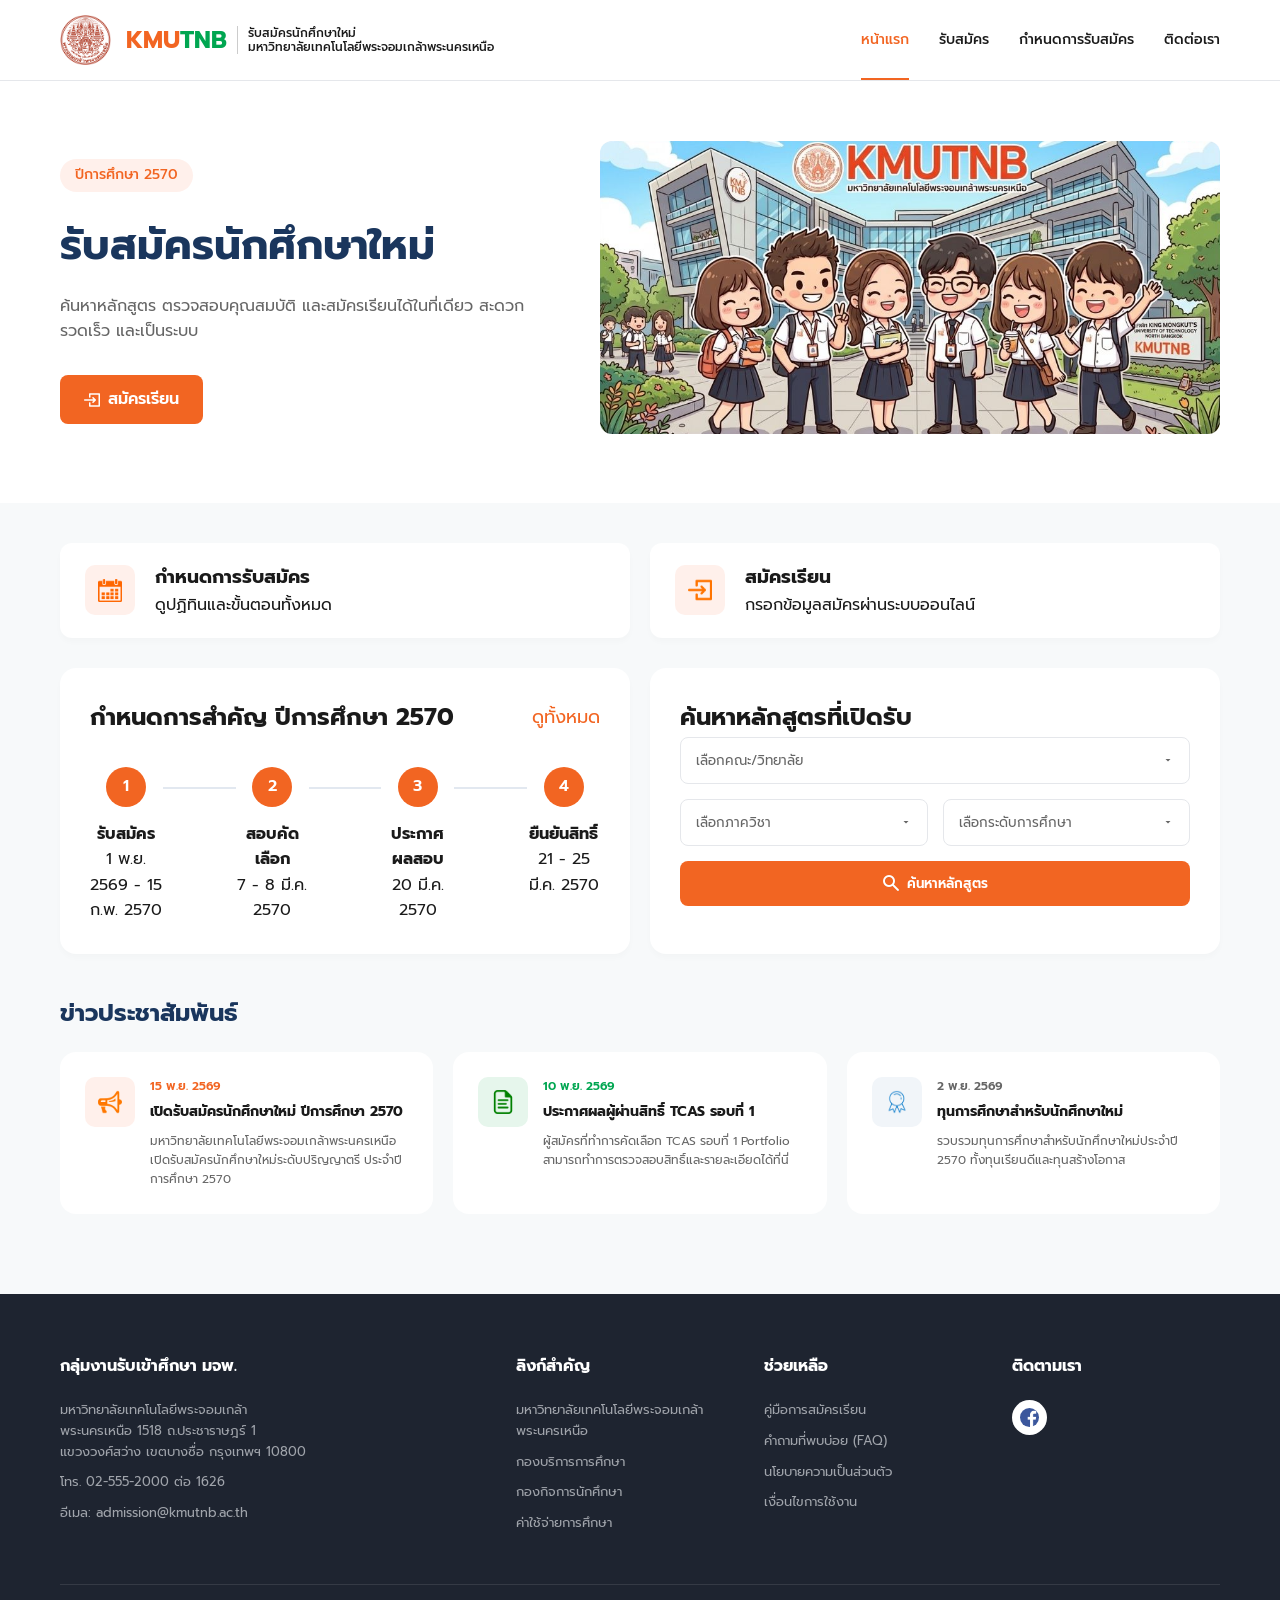
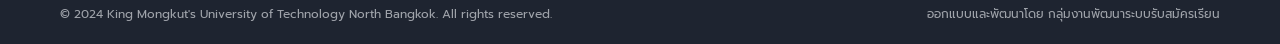
<file: index.html>
<!DOCTYPE html>
<html lang="th">
<head>
    <meta charset="UTF-8">
    <meta name="viewport" content="width=device-width, initial-scale=1.0">
    <title>KMUTNB - รับสมัครนักศึกษาใหม่</title>
    
    <!-- เรียกใช้ฟอนต์ Prompt จาก Google -->
    <link href="https://fonts.googleapis.com/css2?family=Prompt:wght@300;400;500;600;700&display=swap" rel="stylesheet">
    
    <!-- ไฟล์ CSS ของเรา -->
    <link rel="stylesheet" href="css/style.css">
</head>
<body>
    <!-- ================= ส่วนที่ 1: แถบเมนูด้านบน (Header) ================= -->
    <header class="header-menu">
        <div class="container container-header">
            <!-- ส่วนโลโก้ -->
            <div class="logo-box">
                <img src="./images/logo_kmutnb.png" alt="โลโก้ มจพ" class="logo-image">
                <div class="logo-text">
                    <span class="text-orange-large">KMU<span class="text-green-large">TNB</span></span>
                    <div class="text-thai-small">
                        <span>รับสมัครนักศึกษาใหม่</span>
                        <span>มหาวิทยาลัยเทคโนโลยีพระจอมเกล้าพระนครเหนือ</span>
                    </div>
                </div>
            </div>
            
            <!-- ส่วนลิงก์เมนู -->
            <nav class="menu-links">
                <ul>
                    <li><a href="./index.html" class="active">หน้าแรก</a></li>
                    <li><a href="./login.html">รับสมัคร</a></li>
                    <li><a href="./schedule.html">กำหนดการรับสมัคร</a></li>
                    <li><a href="./cont.html">ติดต่อเรา</a></li>
                </ul>
            </nav>
        </div>

    </header>

    <!-- ================= ส่วนที่ 2: แบนเนอร์รูปภาพด้านบน ================= -->
    <section class="banner-section container">
        <!-- ข้อความฝั่งซ้าย -->
        <div class="banner-text">
            <div class="tag-year">ปีการศึกษา 2570</div>
            <h1>รับสมัครนักศึกษาใหม่</h1>
            <p>ค้นหาหลักสูตร ตรวจสอบคุณสมบัติ และสมัครเรียนได้ในที่เดียว สะดวก รวดเร็ว และเป็นระบบ</p>
            
            <a href="./login.html" class="button-orange">
                <!-- เปลี่ยนจากไอคอน FontAwesome เป็นรูปภาพ -->
                <img src="./images/signin.png" alt="icon" class="icon-small"> 
                สมัครเรียน
            </a>
        </div>
        
        <!-- รูปภาพฝั่งขวา -->
        <div class="banner-image">
            <img src="./images/kmutnbAI.png" alt="ภาพตัวการ์ตูนนักศึกษา">
        </div>
    </section>

    <!-- ================= พื้นหลังสีเทาอ่อนสำหรับเนื้อหาหลัก ================= -->
    <div class="background-gray">
        <div class="container">
            
            <!-- ================= ส่วนที่ 3: ปุ่มเมนูด่วน 2 ปุ่ม (Quick Actions) ================= -->
            <div class="quick-menu-row">
                <!-- ปุ่มที่ 1 -->
                <a href="./schedule.html" class="box-quick-menu">
                    <div class="icon-box bg-orange-light">
                        <!-- เปลี่ยนเป็นรูปภาพไอคอนปฏิทิน -->
                        <img src="./images/calander-icon.png" alt="ปฏิทิน" class="icon-image">
                    </div>
                    <div class="text-quick-menu">
                        <h3>กำหนดการรับสมัคร</h3>
                        <p>ดูปฏิทินและขั้นตอนทั้งหมด</p>
                    </div>
                </a>
                
                <!-- ปุ่มที่ 2 -->
                <a href="./login.html" class="box-quick-menu">
                    <div class="icon-box bg-orange-light">
                        <!-- เปลี่ยนเป็นรูปภาพไอคอนแก้ไข/สมัคร -->
                        <img src="./images/signin2.png" alt="สมัครเรียน" class="icon-image">
                    </div>
                    <div class="text-quick-menu">
                        <h3>สมัครเรียน</h3>
                        <p>กรอกข้อมูลสมัครผ่านระบบออนไลน์</p>
                    </div>
                </a>
            </div>

            <!-- ================= ส่วนที่ 4: กล่องข้อมูลหลัก (ไทม์ไลน์ + ค้นหา) ================= -->
            <div class="main-content-row">
                
                <!-- 4.1 กล่องไทม์ไลน์กำหนดการ -->
                <div class="box-content box-timeline">
                    <div class="box-header">
                        <h2>กำหนดการสำคัญ ปีการศึกษา 2570</h2>
                        <a href="./schedule.html" class="link-orange-text">ดูทั้งหมด</a>
                    </div>
                    
                    <div class="timeline-steps">
                        <!-- ขั้นตอนที่ 1 -->
                        <div class="step-item">
                            <div class="circle-number active">1</div>
                            <h4>รับสมัคร</h4>
                            <p>1 พ.ย. 2569 - 15 ก.พ. 2570</p>
                        </div>
                        <div class="line-connect"></div>
                        <!-- ขั้นตอนที่ 2 -->
                        <div class="step-item">
                            <div class="circle-number active">2</div>
                            <h4>สอบคัดเลือก</h4>
                            <p>7 - 8 มี.ค. 2570</p>
                        </div>
                        <div class="line-connect"></div>
                        <!-- ขั้นตอนที่ 3 -->
                        <div class="step-item">
                            <div class="circle-number active">3</div>
                            <h4>ประกาศผลสอบ</h4>
                            <p>20 มี.ค. 2570</p>
                        </div>
                        <div class="line-connect"></div>
                        <!-- ขั้นตอนที่ 4 -->
                        <div class="step-item">
                            <div class="circle-number active">4</div>
                            <h4>ยืนยันสิทธิ์</h4>
                            <p>21 - 25 มี.ค. 2570</p>
                        </div>
                    </div>
                </div>

                <!-- 4.2 กล่องค้นหาหลักสูตร -->
                <div class="box-content box-search">
                    <h2>ค้นหาหลักสูตรที่เปิดรับ</h2>
                    <form action="#" class="form-search">
                        <div class="input-group">
                            <select name="faculty">
                                <option value="">เลือกคณะ/วิทยาลัย</option>
                                <option value="">คณะวิศกรรมศาสตร์</option>
                                <option value="">คณะครุศาสตร์อุตหกรรม</option>
                                <option value="">วิทยาลัยเทคโนโลยีอุตสาหกรรม</option>
                                <option value="">คณะวิทยาศาสตร์ประยุกต์</option>
                                <option value="">คณะอุตหกรรมเกษรตรดิจิทัล</option>
                                <option value="">คณะเทคโนโลยีการจัดการอุตสาหกรรม</option>
                                <option value="">คณะเทคโนโลยีสารสนเทศและนวัตกรรมดิจิทัล</option>
                                <option value="">คณะศิลปศาสตร์ประยุกต์</option>
                                <option value="">บัณฑิตวิทยาลัยวิศวกรรมศาสตร์นานาชาติสิรินธร ไทย-เยอรมัน</option>
                                <option value="">บัณฑิตวิทยาลัย</option>
                                <option value="">คณะสถาปัตยกรรมและการออกแบบ</option>
                                <option value="">คณะวิทยาศาสตร์ พลังงานและสิ่งแวดล้อม</option>
                                <option value="">คณะบริหารธุรกิจ</option>
                                <option value="">วิทยาลัยนานาชาติ</option>
                                <option value="">คณะพัฒนาธุรกิจและอุตสาหกรรม</option>
                                <option value="">คณะบริหารธุรกิจและอุตสาหกรรมบริการ</option>
                                <option value="">อุทยานเทคโนโลยี มจพ. </option>
                            </select>
                        </div>
                        <div class="input-row">
                            <div class="input-group half">
                                <select name="department">
                                    <option value="">เลือกภาควิชา</option>
                                    <option value="">วิศวกรรมการผลิตและหุ่นยนต์</option>
                                    <option value="">วิศวกรรมไฟฟ้าและคอมพิวเตอร์</option>
                                    <option value="">วิศวกรรมเคมี</option>
                                    <option value="">วิศวกรรมขนถ่ายวัสดุและโลจิสติกส์</option>
                                    <option value="">วิศวกรรมเครื่องมือวัดและพลังงานไฟฟ้า</option>
                                    <option value="">วิศวกรรมโยธา</option>
                                    <option value="">วิศวกรรมอุตสากร</option>
                                </select>
                            </div>
                            <div class="input-group half">
                                <select name="level">
                                    <option value="">เลือกระดับการศึกษา</option>
                                    <option value="">ประกาศนียบัตรวิชาชีพ</option>
                                    <option value="">ประกาศนียบัตรวิชาชีพชั้นสูง</option>
                                    <option value="">อนุปริญญา</option>
                                    <option value="">ปริญญาตรี 4 ปี / 5 ปี</option>
                                    <option value="">ปริญญาตรีต่อนเนื่อง 2-3 ปี</option>
                                    <option value="">ปริญญาตรีเทียบโอน 2-3 ปี</option>
                                    <option value="">ประกาศนียบัตรบัณฑิต</option>
                                    <option value="">ปริญญาโท</option>
                                    <option value="">ปริญญาเอก</option>
                                </select>
                            </div>
                        </div>
                        <button type="submit" class="button-orange button-full">
                            <img src="./images/search.png" alt="ค้นหา" class="icon-small"> ค้นหาหลักสูตร
                        </button>
                    </form>
                </div>
                
            </div>

            <!-- ================= ส่วนที่ 5: ข่าวประชาสัมพันธ์ ================= -->
            <div class="news-section">
                <h2>ข่าวประชาสัมพันธ์</h2>
                <div class="news-row">
                    
                    <!-- ข่าวที่ 1 -->
                    <div class="box-news">
                        <div class="icon-box bg-orange-light">
                            <!-- ไอคอนโทรโข่ง -->
                            <img src="./images/megaphone.png" alt="ข่าว" class="icon-image">
                        </div>
                        <div class="news-text">
                            <span class="news-date text-orange">15 พ.ย. 2569</span>
                            <h4>เปิดรับสมัครนักศึกษาใหม่ ปีการศึกษา 2570</h4>
                            <p>มหาวิทยาลัยเทคโนโลยีพระจอมเกล้าพระนครเหนือ เปิดรับสมัครนักศึกษาใหม่ระดับปริญญาตรี ประจำปีการศึกษา 2570</p>
                        </div>
                    </div>
                    
                    <!-- ข่าวที่ 2 -->
                    <div class="box-news">
                        <div class="icon-box bg-green-light">
                            <!-- ไอคอนเอกสาร -->
                            <img src="./images/document.png" alt="เอกสาร" class="icon-image">
                        </div>
                        <div class="news-text">
                            <span class="news-date text-green">10 พ.ย. 2569</span>
                            <h4>ประกาศผลผู้ผ่านสิทธิ์ TCAS รอบที่ 1</h4>
                            <p>ผู้สมัครที่ทำการคัดเลือก TCAS รอบที่ 1 Portfolio สามารถทำการตรวจสอบสิทธิ์และรายละเอียดได้ที่นี่</p>
                        </div>
                    </div>
                    
                    <!-- ข่าวที่ 3 -->
                    <div class="box-news">
                        <div class="icon-box bg-gray-light">
                            <!-- ไอคอนเหรียญรางวัล -->
                            <img src="./images/award-icon.png" alt="ทุนการศึกษา" class="icon-image">
                        </div>
                        <div class="news-text">
                            <span class="news-date text-gray">2 พ.ย. 2569</span>
                            <h4>ทุนการศึกษาสำหรับนักศึกษาใหม่</h4>
                            <p>รวบรวมทุนการศึกษาสำหรับนักศึกษาใหม่ประจำปี 2570 ทั้งทุนเรียนดีและทุนสร้างโอกาส</p>
                        </div>
                    </div>
                    
                </div>
            </div>

        </div>
    </div>

    <!-- ================= ส่วนที่ 6: ด้านล่างสุดของเว็บ (Footer) ================= -->
    <footer class="footer-section">
        <div class="container footer-columns">
            <div class="footer-col info-col">
                <h3>กลุ่มงานรับเข้าศึกษา มจพ.</h3>
                <p>มหาวิทยาลัยเทคโนโลยีพระจอมเกล้า<br>พระนครเหนือ 1518 ถ.ประชาราษฎร์ 1<br>แขวงวงศ์สว่าง เขตบางซื่อ กรุงเทพฯ 10800</p>
                <p>โทร. 02-555-2000 ต่อ 1626</p>
                <p>อีเมล: admission@kmutnb.ac.th</p>
            </div>
            <div class="footer-col">
                <h3>ลิงก์สำคัญ</h3>
                <ul>
                    <p><a href="https://www.kmutnb.ac.th/" target="_blank" rel="noopener noreferrer"> มหาวิทยาลัยเทคโนโลยีพระจอมเกล้าพระนครเหนือ </a></p>
                    <p><a href="https://acdserv.kmutnb.ac.th/" target="_blank" rel="noopener noreferrer">กองบริการการศึกษา</a></p>
                    <p><a href="https://sa.op.kmutnb.ac.th/" target="_blank" rel="noopener noreferrer">กองกิจการนักศึกษา</a></p>
                    <p><a href="https://reg.kmutnb.ac.th/registrar/applogin" target="_blank" rel="noopener noreferrer">ค่าใช้จ่ายการศึกษา</a></p>
                </ul>
            </div>
            <div class="footer-col">
                <h3>ช่วยเหลือ</h3>
                <ul>
                    <p>คู่มือการสมัครเรียน</p>
                    <p>คำถามที่พบบ่อย (FAQ)</p>
                    <p>นโยบายความเป็นส่วนตัว</p>
                    <p>เงื่อนไขการใช้งาน</p>
                </ul>
            </div>
            <div class="footer-col">
                <h3>ติดตามเรา</h3>
                <div class="social-icons">
                    <!-- ไอคอน Social เป็นรูปภาพ -->
                    <a href="https://www.facebook.com/admission.kmutnb" target="_blank" rel="noopener noreferrer"><img src="./images/Facebook_logo.png" alt="Facebook"></a>
                </div>
            </div>
        </div>
        <div class="container">
            <div class="footer-copyright">
                <p>© 2024 King Mongkut's University of Technology North Bangkok. All rights reserved.</p>
                <p>ออกแบบและพัฒนาโดย กลุ่มงานพัฒนาระบบรับสมัครเรียน</p>
            </div>
        </div>
    </footer>

</body>
</html>
</file>
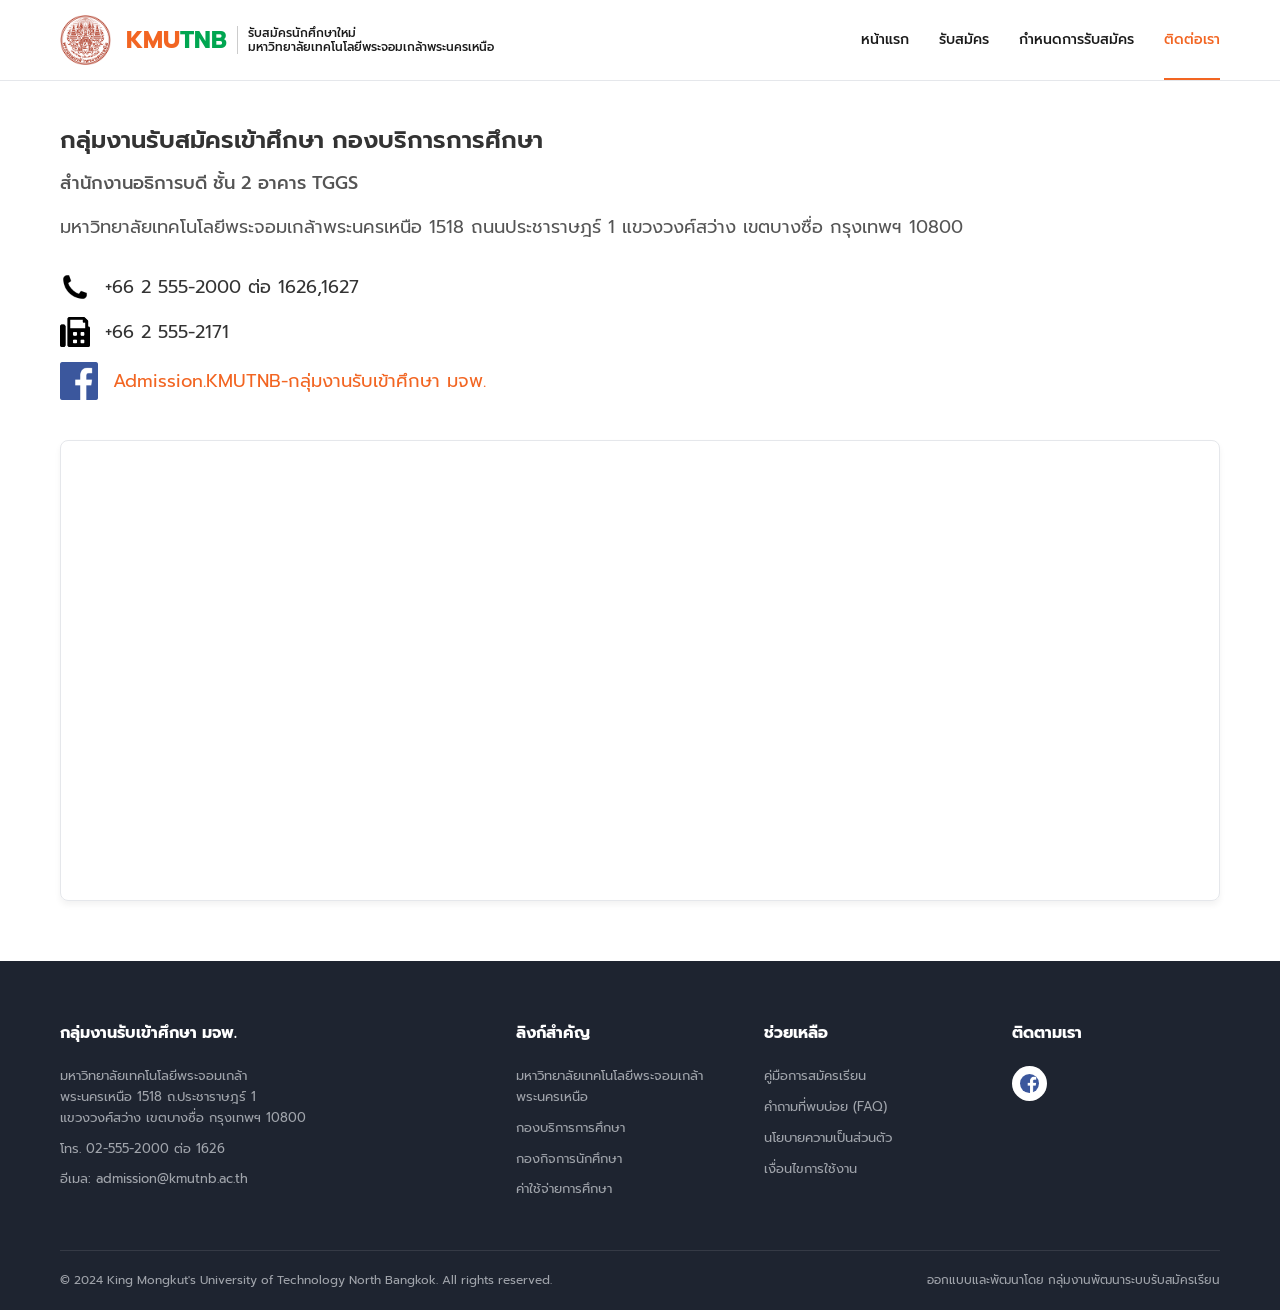
<file: cont.html>
<!DOCTYPE html>
<html lang="th">
<head>
    <meta charset="UTF-8">
    <meta name="viewport" content="width=device-width, initial-scale=1.0">
    <title>ติดต่อเรา - KMUTNB</title>
    <link href="https://fonts.googleapis.com/css2?family=Prompt:wght@300;400;500;600;700&display=swap" rel="stylesheet">
    <link rel="stylesheet" href="css/style.css">
</head>
<body>
    <!-- ================= แถบเมนูด้านบน (Header) ================= -->
    <header class="header-menu">
        <div class="container container-header">
            <div class="logo-box">
                <img src="./images/logo_kmutnb.png" alt="โลโก้ มจพ" class="logo-image">
                <div class="logo-text">
                    <span class="text-orange-large">KMU<span class="text-green-large">TNB</span></span>
                    <div class="text-thai-small">
                        <span>รับสมัครนักศึกษาใหม่</span>
                        <span>มหาวิทยาลัยเทคโนโลยีพระจอมเกล้าพระนครเหนือ</span>
                    </div>
                </div>
            </div>
            
           <nav class="menu-links">
                <ul>
                    <li><a href="./index.html">หน้าแรก</a></li>
                    <li><a href="./login.html">รับสมัคร</a></li>
                    <li><a href="./schedule.html">กำหนดการรับสมัคร</a></li>
                    <li><a href="./cont.html" class="active">ติดต่อเรา</a></li>
                </ul>
            </nav>
        </div>
    </header>

    <!-- ================= ส่วนเนื้อหาหน้าติดต่อเรา ================= -->
    <div class="contact-wrapper container">
        
        <!-- 1. ส่วนข้อมูลข้อความ -->
        <div class="contact-info">
            <h2 class="contact-heading">กลุ่มงานรับสมัครเข้าศึกษา กองบริการการศึกษา</h2>
            <p class="contact-subheading">สำนักงานอธิการบดี ชั้น 2 อาคาร TGGS</p>
            <p class="contact-address">มหาวิทยาลัยเทคโนโลยีพระจอมเกล้าพระนครเหนือ 1518 ถนนประชาราษฎร์ 1 แขวงวงศ์สว่าง เขตบางซื่อ กรุงเทพฯ 10800</p>
            
            <!-- รายการเบอร์โทรและโซเชียล -->
            <div class="contact-methods">
                <div class="contact-item">
                    <!-- ใช้รูปไอคอน หรือถ้าไม่มีให้ใช้ SVG แทนได้ -->
                    <img src="./images/telephone-icon.png" alt="โทรศัพท์" class="contact-icon">
                    <span>+66 2 555-2000 ต่อ 1626,1627</span>
                </div>
                <div class="contact-item">
                    <img src="./images/fax.png" alt="แฟกซ์" class="contact-icon">
                    <span>+66 2 555-2171</span>
                </div>
                <div class="contact-item">
                    <img src="./images/Facebook_logo.png" alt="Facebook" class="contact-icon fb-icon">
                    <a href="https://www.facebook.com/admission.kmutnb" target="_blank" rel="noopener noreferrer" target="_blank" class="link-orange-text">Admission.KMUTNB-กลุ่มงานรับเข้าศึกษา มจพ.</a>
                </div>
            </div>
        </div>

        <!-- 2. ส่วนแผนที่ Google Maps -->
        <div class="contact-map">
            <!-- โค้ด iframe ดึงแผนที่จาก Google Maps ตรงๆ -->
           <iframe src="https://www.google.com/maps/embed?pb=!1m18!1m12!1m3!1d3874.336020997684!2d100.51412789999999!3d13.8188503!2m3!1f0!2f0!3f0!3m2!1i1024!2i768!4f13.1!3m3!1m2!1s0x30e29b9bc62c08f5%3A0xa7082ce4308e41a4![base64]!5e0!3m2!1sth!2sth!4v1790412896878!5m2!1sth!2sth" width="100%" height="450" style="border:0;" allowfullscreen="" loading="lazy" referrerpolicy="no-referrer-when-downgrade"></iframe>
        </div>

    </div>

    <!-- ================= Footer ================= -->
    <footer class="footer-section">
        <div class="container footer-columns">
            <div class="footer-col info-col">
                <h3>กลุ่มงานรับเข้าศึกษา มจพ.</h3>
                <p>มหาวิทยาลัยเทคโนโลยีพระจอมเกล้า<br>พระนครเหนือ 1518 ถ.ประชาราษฎร์ 1<br>แขวงวงศ์สว่าง เขตบางซื่อ กรุงเทพฯ 10800</p>
                <p>โทร. 02-555-2000 ต่อ 1626</p>
                <p>อีเมล: admission@kmutnb.ac.th</p>
            </div>
            <div class="footer-col">
                <h3>ลิงก์สำคัญ</h3>
                <ul>
                    <p><a href="https://www.kmutnb.ac.th/" target="_blank" rel="noopener noreferrer"> มหาวิทยาลัยเทคโนโลยีพระจอมเกล้าพระนครเหนือ </a></p>
                    <p><a href="https://acdserv.kmutnb.ac.th/" target="_blank" rel="noopener noreferrer">กองบริการการศึกษา</a></p>
                    <p><a href="https://sa.op.kmutnb.ac.th/" target="_blank" rel="noopener noreferrer">กองกิจการนักศึกษา</a></p>
                    <p><a href="https://reg.kmutnb.ac.th/registrar/applogin" target="_blank" rel="noopener noreferrer">ค่าใช้จ่ายการศึกษา</a></p>
                </ul>
            </div>
            <div class="footer-col">
                <h3>ช่วยเหลือ</h3>
                <ul>
                    <p>คู่มือการสมัครเรียน</p>
                    <p>คำถามที่พบบ่อย (FAQ)</p>
                    <p>นโยบายความเป็นส่วนตัว</p>
                    <p>เงื่อนไขการใช้งาน</p>
                </ul>
            </div>
            <div class="footer-col">
                <h3>ติดตามเรา</h3>
                <div class="social-icons">
                    <!-- ไอคอน Social เป็นรูปภาพ -->
                    <a href="https://www.facebook.com/admission.kmutnb" target="_blank" rel="noopener noreferrer"><img src="./images/Facebook_logo.png" alt="Facebook"></a>
                </div>
            </div>
        </div>
        <div class="container">
            <div class="footer-copyright">
                <p>© 2024 King Mongkut's University of Technology North Bangkok. All rights reserved.</p>
                <p>ออกแบบและพัฒนาโดย กลุ่มงานพัฒนาระบบรับสมัครเรียน</p>
            </div>
        </div>
    </footer>

</body>
</html>
</file>
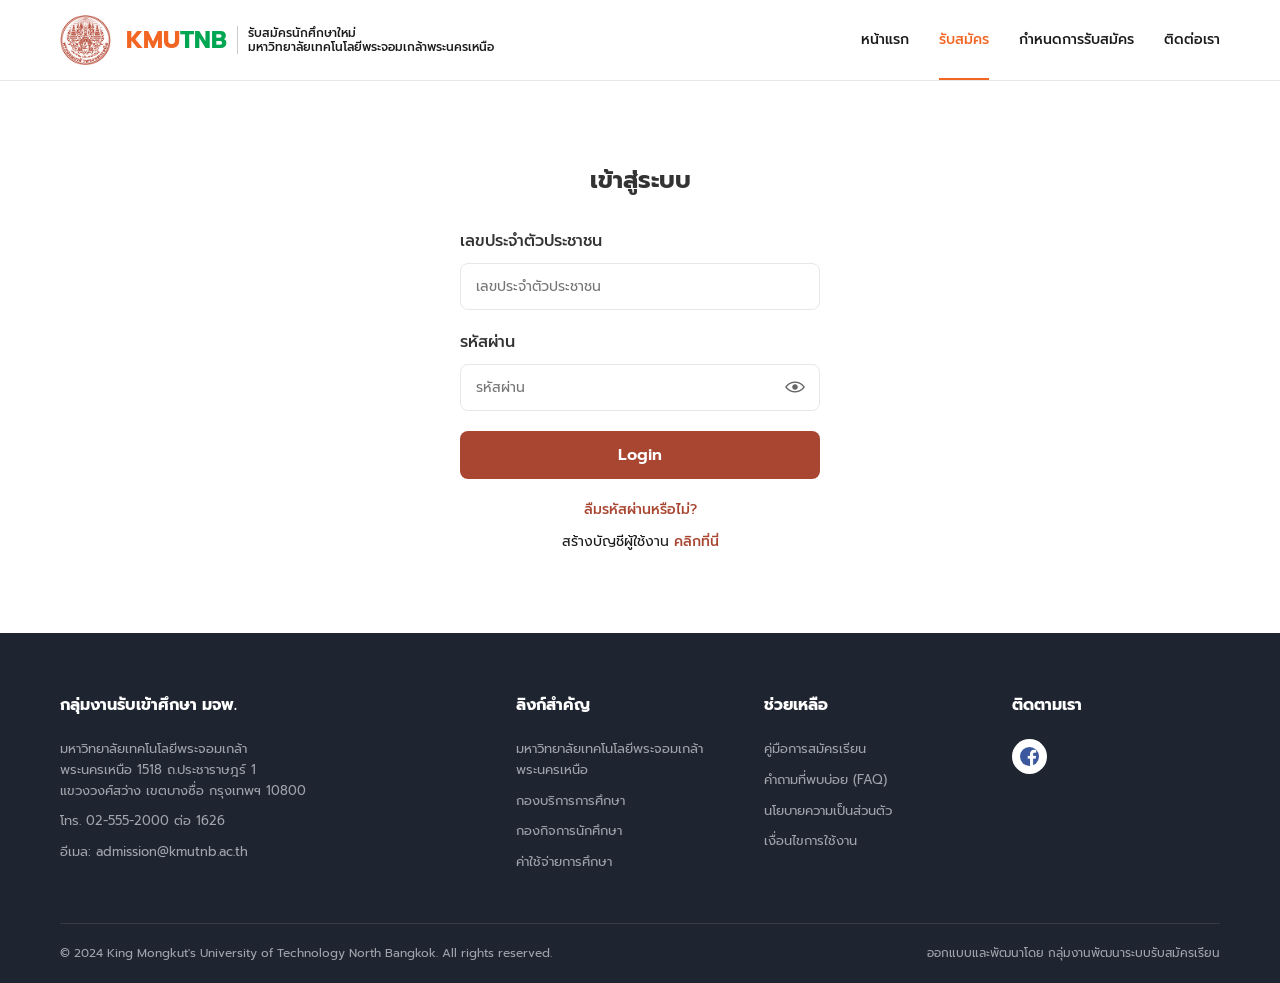
<file: login.html>
<!DOCTYPE html>
<html lang="th">
<head>
    <meta charset="UTF-8">
    <meta name="viewport" content="width=device-width, initial-scale=1.0">
    <title>เข้าสู่ระบบ - KMUTNB</title>
    <link href="https://fonts.googleapis.com/css2?family=Prompt:wght@300;400;500;600;700&display=swap" rel="stylesheet">
    <link rel="stylesheet" href="css/style.css">
</head>
<body>
    <!-- ================= แถบเมนูด้านบน (Header) ================= -->
    <header class="header-menu">
        <div class="container container-header">
            <div class="logo-box">
                <img src="./images/logo_kmutnb.png" alt="โลโก้ มจพ" class="logo-image">
                <div class="logo-text">
                    <span class="text-orange-large">KMU<span class="text-green-large">TNB</span></span>
                    <div class="text-thai-small">
                        <span>รับสมัครนักศึกษาใหม่</span>
                        <span>มหาวิทยาลัยเทคโนโลยีพระจอมเกล้าพระนครเหนือ</span>
                    </div>
                </div>
            </div>
            
          <nav class="menu-links">
                <ul>
                    <li><a href="./index.html" >หน้าแรก</a></li>
                    <li><a href="./login.html" class="active">รับสมัคร</a></li>
                    <li><a href="./schedule.html">กำหนดการรับสมัคร</a></li>
                    <li><a href="./cont.html">ติดต่อเรา</a></li>
                </ul>
            </nav>
        </div>
    </header>

    <!-- ================= ส่วนเนื้อหาหน้า Login ================= -->
    <div class="login-wrapper">
        <h2 class="login-title">เข้าสู่ระบบ</h2>
        
        <!-- ฟอร์มเข้าสู่ระบบ -->
        <form action="#" class="form-login">
            <div class="form-group-vertical">
                <label>เลขประจำตัวประชาชน</label>
                <input type="text" class="input-field" placeholder="เลขประจำตัวประชาชน" maxlength="13" inputmode="numeric" pattern="[0-9]*" oninput="this.value = this.value.replace(/[^0-9]/g, '');">
            </div>
            
            <div class="form-group-vertical">
                <label>รหัสผ่าน</label>
                <div class="input-with-icon">
                    <!-- 1. ซ่อน Checkbox ไว้ และตั้ง id ให้ตรงกับ label -->
                    <input type="checkbox" id="toggle-pwd-1" class="hidden-checkbox">
                    
                    <!-- 2. ใช้ type="text" แทน password และใส่คลาส css-password -->
                    <input type="text" class="input-field css-password" placeholder="รหัสผ่าน">
                    
                    <!-- 3. ใช้ Label ครอบรูปตาของคุณ เมื่อกดที่รูปนี้ จะไปติ๊ก checkbox ด้านบน -->
                    <label for="toggle-pwd-1" class="icon-label">
                        <img src="./images/eye-icon.png" alt="เปิด/ปิดรหัส">
                    </label>
                </div>
            </div>
                        
            <button type="submit" class="button-brown button-full">Login</button>
        </form>

        <!-- ลิงก์ด้านล่างฟอร์ม -->
        <div class="login-links">
            <a href="./resetpass.html" class="link-brown">ลืมรหัสผ่านหรือไม่?</a>
            <p>สร้างบัญชีผู้ใช้งาน <a href="./register.html" class="link-brown">คลิกที่นี่</a></p>
        </div>
    </div>

    <!-- ================= Footer ================= -->
    <footer class="footer-section">
        <div class="container footer-columns">
            <div class="footer-col info-col">
                <h3>กลุ่มงานรับเข้าศึกษา มจพ.</h3>
                <p>มหาวิทยาลัยเทคโนโลยีพระจอมเกล้า<br>พระนครเหนือ 1518 ถ.ประชาราษฎร์ 1<br>แขวงวงศ์สว่าง เขตบางซื่อ กรุงเทพฯ 10800</p>
                <p>โทร. 02-555-2000 ต่อ 1626</p>
                <p>อีเมล: admission@kmutnb.ac.th</p>
            </div>
            <div class="footer-col">
                <h3>ลิงก์สำคัญ</h3>
                <ul>
                    <p><a href="https://www.kmutnb.ac.th/" target="_blank" rel="noopener noreferrer"> มหาวิทยาลัยเทคโนโลยีพระจอมเกล้าพระนครเหนือ </a></p>
                    <p><a href="https://acdserv.kmutnb.ac.th/" target="_blank" rel="noopener noreferrer">กองบริการการศึกษา</a></p>
                    <p><a href="https://sa.op.kmutnb.ac.th/" target="_blank" rel="noopener noreferrer">กองกิจการนักศึกษา</a></p>
                    <p><a href="https://reg.kmutnb.ac.th/registrar/applogin" target="_blank" rel="noopener noreferrer">ค่าใช้จ่ายการศึกษา</a></p>
                </ul>
            </div>
            <div class="footer-col">
                <h3>ช่วยเหลือ</h3>
                <ul>
                    <p>คู่มือการสมัครเรียน</p>
                    <p>คำถามที่พบบ่อย (FAQ)</p>
                    <p>นโยบายความเป็นส่วนตัว</p>
                    <p>เงื่อนไขการใช้งาน</p>
                </ul>
            </div>
            <div class="footer-col">
                <h3>ติดตามเรา</h3>
                <div class="social-icons">
                    <!-- ไอคอน Social เป็นรูปภาพ -->
                    <a href="https://www.facebook.com/admission.kmutnb" target="_blank" rel="noopener noreferrer"><img src="./images/Facebook_logo.png" alt="Facebook"></a>
                </div>
            </div>
        </div>
        <div class="container">
            <div class="footer-copyright">
                <p>© 2024 King Mongkut's University of Technology North Bangkok. All rights reserved.</p>
                <p>ออกแบบและพัฒนาโดย กลุ่มงานพัฒนาระบบรับสมัครเรียน</p>
            </div>
        </div>
    </footer>

</body>
</html>
</file>
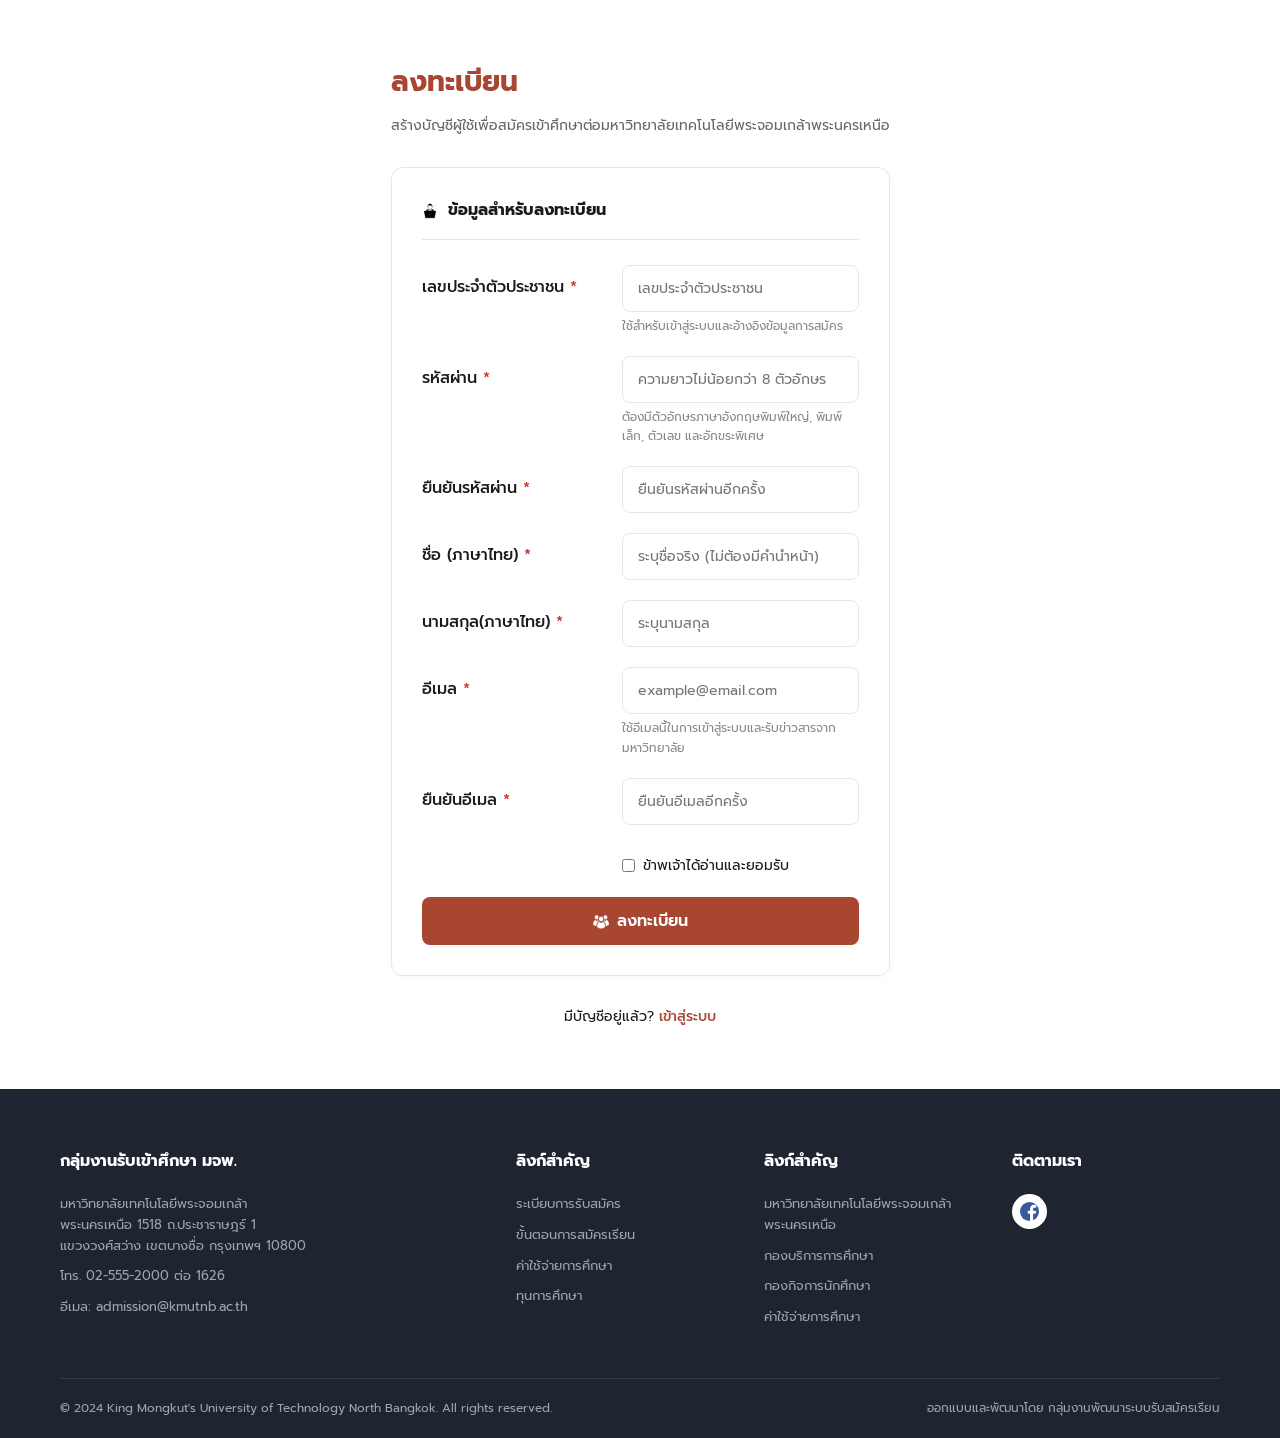
<file: register.html>
<!DOCTYPE html>
<html lang="th">
<head>
    <meta charset="UTF-8">
    <meta name="viewport" content="width=device-width, initial-scale=1.0">
    <title>ลงทะเบียน - KMUTNB</title>
    <link href="https://fonts.googleapis.com/css2?family=Prompt:wght@300;400;500;600;700&display=swap" rel="stylesheet">
    <link rel="stylesheet" href="css/style.css">
</head>
<body>
    <!-- ================= แถบเมนูด้านบน (Header) ================= -->
    <!-- (ใส่ Header เหมือนหน้า Login เป๊ะๆ เลยครับ มี class active ที่เมนู "รับสมัคร") -->
    
    <!-- ================= ส่วนเนื้อหาหน้า Register ================= -->
    <div class="register-wrapper">
        <h1 class="register-title">ลงทะเบียน</h1>
        <p class="register-subtitle">สร้างบัญชีผู้ใช้เพื่อสมัครเข้าศึกษาต่อมหาวิทยาลัยเทคโนโลยีพระจอมเกล้าพระนครเหนือ</p>
        
        <!-- กล่องฟอร์มลงทะเบียน -->
        <div class="box-register-form">
            <!-- หัวกล่อง -->
            <div class="register-form-header">
                <div class="header-left">
                    <img src="./images/user-icon.png" alt="ไอคอนผู้ใช้" class="icon-small">
                    <strong>ข้อมูลสำหรับลงทะเบียน</strong>
                </div>
            </div>

            <!-- ฟอร์มกรอกข้อมูล -->
            <form action="#" class="form-horizontal">
                
                <div class="form-row">
                    <label class="form-label">เลขประจำตัวประชาชน <span class="text-red">*</span></label>
                    <div class="form-input-box">
                        <input type="text" class="input-field" placeholder="เลขประจำตัวประชาชน" maxlength="13" inputmode="numeric" pattern="[0-9]*" oninput="this.value = this.value.replace(/[^0-9]/g, '');">
                        <span class="text-helper">ใช้สำหรับเข้าสู่ระบบและอ้างอิงข้อมูลการสมัคร</span>
                    </div>
                </div>

                <div class="form-row">
                    <label class="form-label">รหัสผ่าน <span class="text-red">*</span></label>
                    <div class="form-input-box">
                        <div class="input-with-icon">
                            <input type="password" class="input-field" placeholder="ความยาวไม่น้อยกว่า 8 ตัวอักษร">
                        </div>
                        <span class="text-helper">ต้องมีตัวอักษรภาษาอังกฤษพิมพ์ใหญ่, พิมพ์เล็ก, ตัวเลข และอักขระพิเศษ</span>
                    </div>
                </div>

                <div class="form-row">
                    <label class="form-label">ยืนยันรหัสผ่าน <span class="text-red">*</span></label>
                    <div class="form-input-box">
                        <div class="input-with-icon">
                            <input type="password" class="input-field" placeholder="ยืนยันรหัสผ่านอีกครั้ง">
                        </div>
                    </div>
                </div>

                <div class="form-row">
                    <label class="form-label">ชื่อ (ภาษาไทย) <span class="text-red">*</span></label>
                    <div class="form-input-box">
                        <input type="text" class="input-field" placeholder="ระบุชื่อจริง (ไม่ต้องมีคำนำหน้า)">
                    </div>
                </div>

                <div class="form-row">
                    <label class="form-label">นามสกุล(ภาษาไทย) <span class="text-red">*</span></label>
                    <div class="form-input-box">
                        <input type="text" class="input-field" placeholder="ระบุนามสกุล">
                    </div>
                </div>

                <div class="form-row">
                    <label class="form-label">อีเมล <span class="text-red">*</span></label>
                    <div class="form-input-box">
                        <input type="email" class="input-field" placeholder="example@email.com">
                        <span class="text-helper">ใช้อีเมลนี้ในการเข้าสู่ระบบและรับข่าวสารจากมหาวิทยาลัย</span>
                    </div>
                </div>

                <div class="form-row">
                    <label class="form-label">ยืนยันอีเมล <span class="text-red">*</span></label>
                    <div class="form-input-box">
                        <input type="email" class="input-field" placeholder="ยืนยันอีเมลอีกครั้ง">
                    </div>
                </div>

                <!-- ยอมรับเงื่อนไข -->
                <div class="agreement-box">
                    <label class="checkbox-label">
                        <input type="checkbox" required> 
                        ข้าพเจ้าได้อ่านและยอมรับ
                    </label>
                </div>

                <!-- ปุ่มลงทะเบียน -->
                <button type="submit" class="button-brown button-full">
                    <img src="./images/users.png" alt="ลงทะเบียน" class="icon-small"> ลงทะเบียน
                </button>
            </form>
        </div>

        <div class="register-footer-link">
            <p>มีบัญชีอยู่แล้ว? <a href="login.html" class="link-brown">เข้าสู่ระบบ</a></p>
        </div>
    </div>

    <!-- ================= Footer ================= -->
    <footer class="footer-section">
        <div class="container footer-columns">
            <div class="footer-col info-col">
                <h3>กลุ่มงานรับเข้าศึกษา มจพ.</h3>
                <p>มหาวิทยาลัยเทคโนโลยีพระจอมเกล้า<br>พระนครเหนือ 1518 ถ.ประชาราษฎร์ 1<br>แขวงวงศ์สว่าง เขตบางซื่อ กรุงเทพฯ 10800</p>
                <p>โทร. 02-555-2000 ต่อ 1626</p>
                <p>อีเมล: admission@kmutnb.ac.th</p>
            </div>
            <div class="footer-col">
                <h3>ลิงก์สำคัญ</h3>
                <ul>
                    <p>ระเบียบการรับสมัคร</p>
                    <p>ขั้นตอนการสมัครเรียน</p>
                    <p>ค่าใช้จ่ายการศึกษา</p>
                    <p>ทุนการศึกษา</p>
                </ul>
            </div>
            <div class="footer-col">
                <h3>ลิงก์สำคัญ</h3>
                <ul>
                    <p><a href="https://www.kmutnb.ac.th/" target="_blank" rel="noopener noreferrer"> มหาวิทยาลัยเทคโนโลยีพระจอมเกล้าพระนครเหนือ </a></p>
                    <p><a href="https://acdserv.kmutnb.ac.th/" target="_blank" rel="noopener noreferrer">กองบริการการศึกษา</a></p>
                    <p><a href="https://sa.op.kmutnb.ac.th/" target="_blank" rel="noopener noreferrer">กองกิจการนักศึกษา</a></p>
                    <p><a href="https://reg.kmutnb.ac.th/registrar/applogin" target="_blank" rel="noopener noreferrer">ค่าใช้จ่ายการศึกษา</a></p>
                </ul>
            </div>
            <div class="footer-col">
                <h3>ติดตามเรา</h3>
                <div class="social-icons">
                    <!-- ไอคอน Social เป็นรูปภาพ -->
                    <a href="https://www.facebook.com/admission.kmutnb" target="_blank" rel="noopener noreferrer"><img src="./images/Facebook_logo.png" alt="Facebook"></a>
                </div>
            </div>
        </div>
        <div class="container">
            <div class="footer-copyright">
                <p>© 2024 King Mongkut's University of Technology North Bangkok. All rights reserved.</p>
                <p>ออกแบบและพัฒนาโดย กลุ่มงานพัฒนาระบบรับสมัครเรียน</p>
            </div>
        </div>
    </footer>

</body>
</html>
</file>
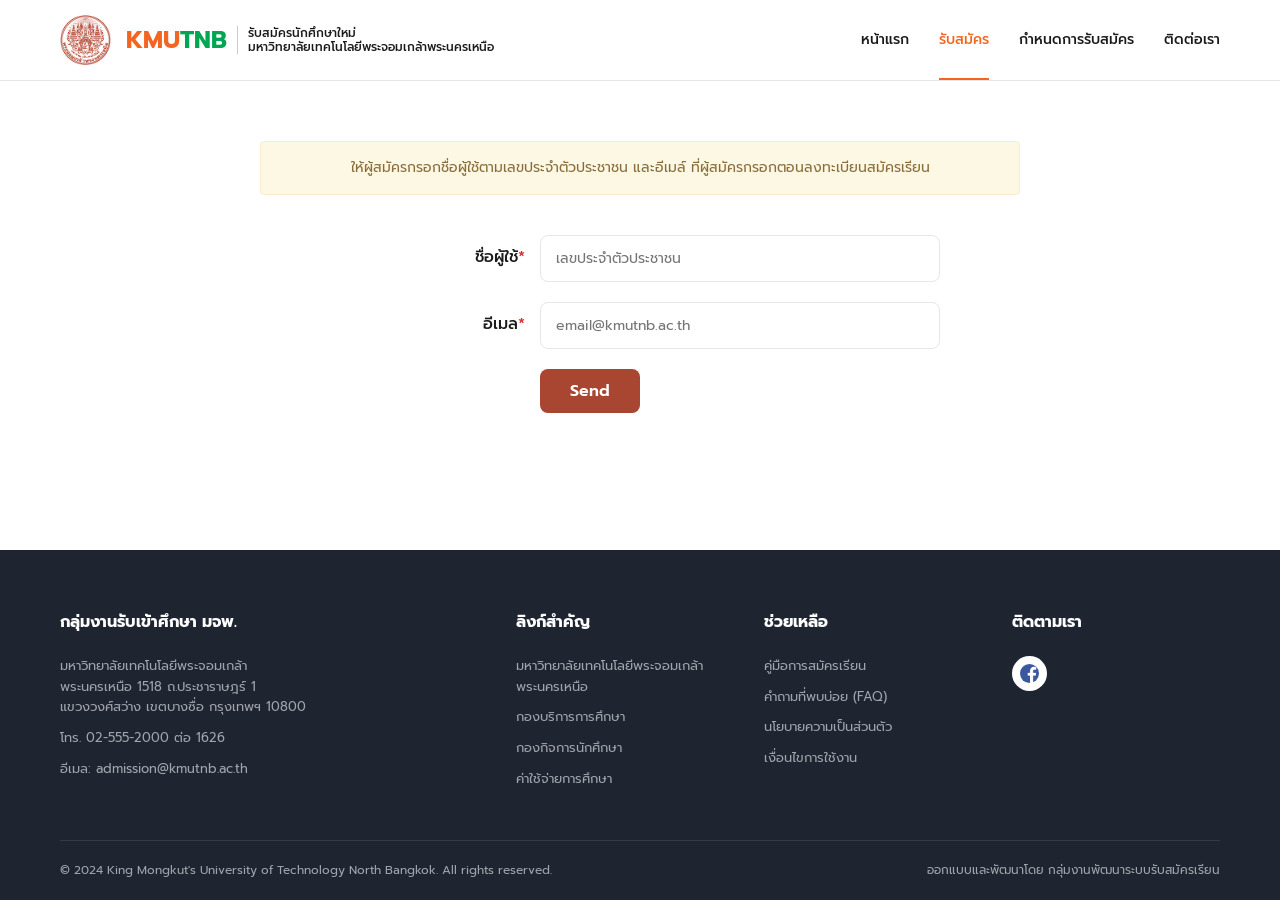
<file: resetpass.html>
<!DOCTYPE html>
<html lang="th">
<head>
    <meta charset="UTF-8">
    <meta name="viewport" content="width=device-width, initial-scale=1.0">
    <title>ลืมรหัสผ่าน - KMUTNB</title>
    <link href="https://fonts.googleapis.com/css2?family=Prompt:wght@300;400;500;600;700&display=swap" rel="stylesheet">
    <link rel="stylesheet" href="css/style.css">
</head>
<body>
    <!-- ================= แถบเมนูด้านบน (Header) ================= -->
    <header class="header-menu">
        <div class="container container-header">
            <div class="logo-box">
                <img src="./images/logo_kmutnb.png" alt="โลโก้ มจพ" class="logo-image">
                <div class="logo-text">
                    <span class="text-orange-large">KMU<span class="text-green-large">TNB</span></span>
                    <div class="text-thai-small">
                        <span>รับสมัครนักศึกษาใหม่</span>
                        <span>มหาวิทยาลัยเทคโนโลยีพระจอมเกล้าพระนครเหนือ</span>
                    </div>
                </div>
            </div>
            
            <nav class="menu-links">
                <ul>
                    <li><a href="./index.html">หน้าแรก</a></li>
                    <li><a href="./login.html" class="active">รับสมัคร</a></li>
                    <li><a href="./schedule.html">กำหนดการรับสมัคร</a></li>
                    <li><a href="./cont.html">ติดต่อเรา</a></li>
                </ul>
            </nav>
        </div>
    </header>

    <!-- ================= ส่วนเนื้อหาหน้ารีเซ็ตรหัสผ่าน ================= -->
    <div class="reset-wrapper">
        
        <!-- กล่องข้อความแจ้งเตือนสีเหลือง -->
        <div class="info-box-yellow">
            ให้ผู้สมัครกรอกชื่อผู้ใช้ตามเลขประจำตัวประชาชน และอีเมล์ ที่ผู้สมัครกรอกตอนลงทะเบียนสมัครเรียน
        </div>

        <!-- ฟอร์มกรอกข้อมูล -->
        <form action="#" class="form-horizontal form-reset-password">
            
            <div class="form-row">
                <!-- ใช้ class text-right เพื่อจัดข้อความชิดขวาตามแบบ -->
                <label class="form-label text-right">ชื่อผู้ใช้<span class="text-red">*</span></label>
                <div class="form-input-box">
                    <input type="text" class="input-field" placeholder="เลขประจำตัวประชาชน" maxlength="13" inputmode="numeric" pattern="[0-9]*" oninput="this.value = this.value.replace(/[^0-9]/g, '');">
                </div>
            </div>

            <div class="form-row">
                <label class="form-label text-right">อีเมล<span class="text-red">*</span></label>
                <div class="form-input-box">
                    <input type="email" class="input-field" placeholder="email@kmutnb.ac.th">
                </div>
            </div>

            <div class="form-row">
                <!-- ปล่อยฝั่งซ้ายว่างไว้ เพื่อให้ปุ่มถูกดันไปตรงกับช่องกรอกด้านบน -->
                <div class="form-label"></div>
                <div class="form-input-box">
                    <button type="submit" class="button-brown">Send</button>
                </div>
            </div>


        </form>

    </div>

    <!-- ================= Footer ================= -->
    <footer class="footer-section">
        <div class="container footer-columns">
            <div class="footer-col info-col">
                <h3>กลุ่มงานรับเข้าศึกษา มจพ.</h3>
                <p>มหาวิทยาลัยเทคโนโลยีพระจอมเกล้า<br>พระนครเหนือ 1518 ถ.ประชาราษฎร์ 1<br>แขวงวงศ์สว่าง เขตบางซื่อ กรุงเทพฯ 10800</p>
                <p>โทร. 02-555-2000 ต่อ 1626</p>
                <p>อีเมล: admission@kmutnb.ac.th</p>
            </div>
            <div class="footer-col">
                <h3>ลิงก์สำคัญ</h3>
                <ul>
                    <p><a href="https://www.kmutnb.ac.th/" target="_blank" rel="noopener noreferrer"> มหาวิทยาลัยเทคโนโลยีพระจอมเกล้าพระนครเหนือ </a></p>
                    <p><a href="https://acdserv.kmutnb.ac.th/" target="_blank" rel="noopener noreferrer">กองบริการการศึกษา</a></p>
                    <p><a href="https://sa.op.kmutnb.ac.th/" target="_blank" rel="noopener noreferrer">กองกิจการนักศึกษา</a></p>
                    <p><a href="https://reg.kmutnb.ac.th/registrar/applogin" target="_blank" rel="noopener noreferrer">ค่าใช้จ่ายการศึกษา</a></p>
                </ul>
            </div>
            <div class="footer-col">
                <h3>ช่วยเหลือ</h3>
                <ul>
                    <p>คู่มือการสมัครเรียน</p>
                    <p>คำถามที่พบบ่อย (FAQ)</p>
                    <p>นโยบายความเป็นส่วนตัว</p>
                    <p>เงื่อนไขการใช้งาน</p>
                </ul>
            </div>
            <div class="footer-col">
                <h3>ติดตามเรา</h3>
                <div class="social-icons">
                    <!-- ไอคอน Social เป็นรูปภาพ -->
                    <a href="https://www.facebook.com/admission.kmutnb" target="_blank" rel="noopener noreferrer"><img src="./images/Facebook_logo.png" alt="Facebook"></a>
                </div>
            </div>
        </div>
        <div class="container">
            <div class="footer-copyright">
                <p>© 2024 King Mongkut's University of Technology North Bangkok. All rights reserved.</p>
                <p>ออกแบบและพัฒนาโดย กลุ่มงานพัฒนาระบบรับสมัครเรียน</p>
            </div>
        </div>
    </footer>

</body>
</html>
</file>
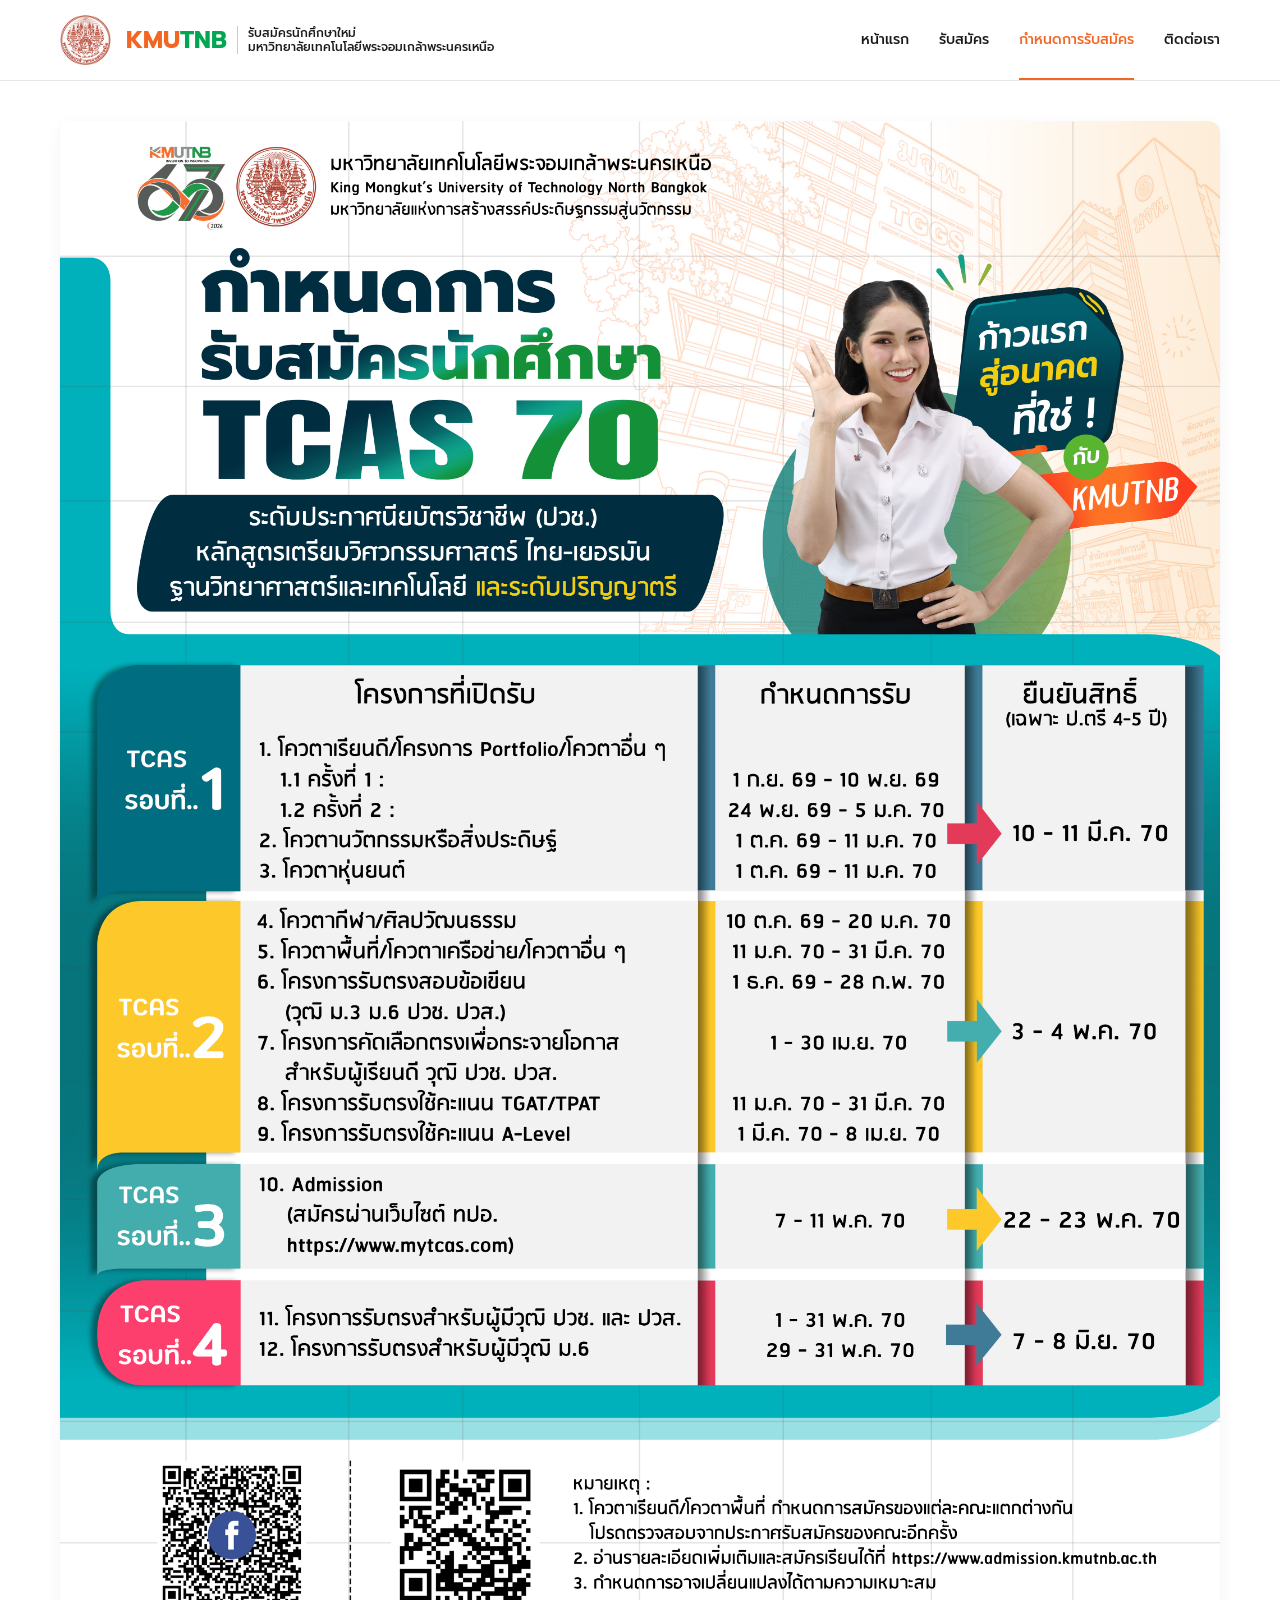
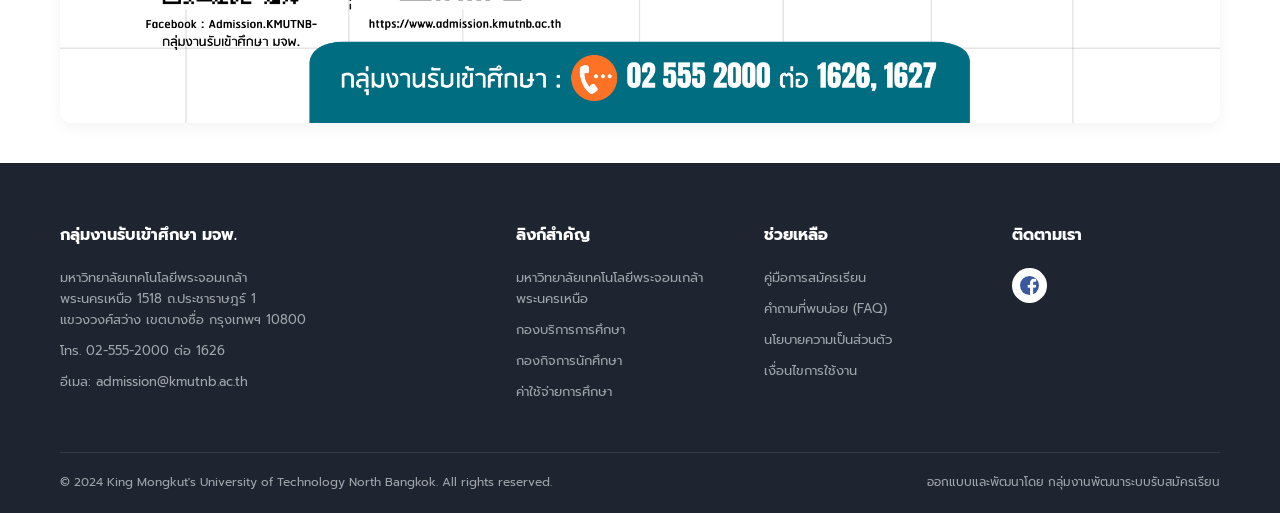
<file: schedule.html>
<!DOCTYPE html>
<html lang="th">
<head>
    <meta charset="UTF-8">
    <meta name="viewport" content="width=device-width, initial-scale=1.0">
    <title>กำหนดการรับสมัคร - KMUTNB</title>
    <link href="https://fonts.googleapis.com/css2?family=Prompt:wght@300;400;500;600;700&display=swap" rel="stylesheet">
    <link rel="stylesheet" href="css/style.css">
</head>
<body>
    <!-- ================= แถบเมนูด้านบน (Header) ================= -->
    <header class="header-menu">
        <div class="container container-header">
            <div class="logo-box">
                <img src="./images/logo_kmutnb.png" alt="โลโก้ มจพ" class="logo-image">
                <div class="logo-text">
                    <span class="text-orange-large">KMU<span class="text-green-large">TNB</span></span>
                    <div class="text-thai-small">
                        <span>รับสมัครนักศึกษาใหม่</span>
                        <span>มหาวิทยาลัยเทคโนโลยีพระจอมเกล้าพระนครเหนือ</span>
                    </div>
                </div>
            </div>
            
            <nav class="menu-links">
                <ul>
                    <li><a href="./index.html" >หน้าแรก</a></li>
                    <li><a href="./login.html">รับสมัคร</a></li>
                    <li><a href="./schedule.html" class="active">กำหนดการรับสมัคร</a></li>
                    <li><a href="./cont.html">ติดต่อเรา</a></li>
                </ul>
            </nav>
        </div>
    </header>

    <!-- ================= ส่วนเนื้อหา (รูปภาพกำหนดการเต็มหน้า) ================= -->
    <div class="schedule-wrapper">
        <!-- คุณสามารถเปลี่ยน src เป็นไฟล์รูปภาพกำหนดการของจริงได้เลยครับ -->
        <img src="./images/schedule.png" alt="ตารางกำหนดการรับสมัคร" class="schedule-image">
    </div>

    <!-- ================= Footer ================= -->
    <footer class="footer-section">
        <div class="container footer-columns">
            <div class="footer-col info-col">
                <h3>กลุ่มงานรับเข้าศึกษา มจพ.</h3>
                <p>มหาวิทยาลัยเทคโนโลยีพระจอมเกล้า<br>พระนครเหนือ 1518 ถ.ประชาราษฎร์ 1<br>แขวงวงศ์สว่าง เขตบางซื่อ กรุงเทพฯ 10800</p>
                <p>โทร. 02-555-2000 ต่อ 1626</p>
                <p>อีเมล: admission@kmutnb.ac.th</p>
            </div>
            <div class="footer-col">
                <h3>ลิงก์สำคัญ</h3>
                <ul>
                    <p><a href="https://www.kmutnb.ac.th/" target="_blank" rel="noopener noreferrer"> มหาวิทยาลัยเทคโนโลยีพระจอมเกล้าพระนครเหนือ </a></p>
                    <p><a href="https://acdserv.kmutnb.ac.th/" target="_blank" rel="noopener noreferrer">กองบริการการศึกษา</a></p>
                    <p><a href="https://sa.op.kmutnb.ac.th/" target="_blank" rel="noopener noreferrer">กองกิจการนักศึกษา</a></p>
                    <p><a href="https://reg.kmutnb.ac.th/registrar/applogin" target="_blank" rel="noopener noreferrer">ค่าใช้จ่ายการศึกษา</a></p>
                </ul>
            </div>
            <div class="footer-col">
                <h3>ช่วยเหลือ</h3>
                <ul>
                    <p>คู่มือการสมัครเรียน</p>
                    <p>คำถามที่พบบ่อย (FAQ)</p>
                    <p>นโยบายความเป็นส่วนตัว</p>
                    <p>เงื่อนไขการใช้งาน</p>
                </ul>
            </div>
            <div class="footer-col">
                <h3>ติดตามเรา</h3>
                <div class="social-icons">
                    <!-- ไอคอน Social เป็นรูปภาพ -->
                    <a href="https://www.facebook.com/admission.kmutnb" target="_blank" rel="noopener noreferrer"><img src="./images/Facebook_logo.png" alt="Facebook"></a>
                </div>
            </div>
        </div>
        <div class="container">
            <div class="footer-copyright">
                <p>© 2024 King Mongkut's University of Technology North Bangkok. All rights reserved.</p>
                <p>ออกแบบและพัฒนาโดย กลุ่มงานพัฒนาระบบรับสมัครเรียน</p>
            </div>
        </div>
    </footer>

</body>
</html>
</file>
<file: css/style.css>
/* ================= ตั้งค่าเริ่มต้น (Reset) ================= */
* {
    margin: 0;
    padding: 0;
    box-sizing: border-box;
    font-family: 'Prompt', sans-serif; /* ใช้ฟอนต์ Prompt ทั้งเว็บ */
}

/* ================= สร้างตัวแปรสีให้เรียกใช้ง่ายๆ ================= */
:root {
    --color-orange: #f26522;
    --color-orange-hover: #d95a1e;
    --color-green: #00a651;
    --color-text-dark: #1a1a1a;
    --color-text-gray: #666666;
    --color-bg-gray: #f7f9fa;
    --color-white: #ffffff;
    --color-border: #e5e7eb;
    --color-footer-bg: #1e2430;
}

body {
    background-color: var(--color-white);
    color: var(--color-text-dark);
    line-height: 1.6;

    display: flex;
    flex-direction: column;
    min-height: 100vh;
}

a {
    text-decoration: none; /* เอาเส้นใต้ลิงก์ออก */
    color: inherit;
}

ul {
    list-style: none; /* เอาจุดหน้า list ออก */
}

/* กล่องจัดกึ่งกลางเนื้อหา (จำกัดความกว้าง) */
.container {
    max-width: 1200px;
    margin: 0 auto; /* จัดให้อยู่ตรงกลาง */
    padding: 0 20px; /* เว้นขอบซ้ายขวา */
}

/* ================= 1. ส่วน Header (แถบเมนูด้านบน) ================= */
.header-menu {
    border-bottom: 1px solid var(--color-border);
    background-color: var(--color-white);
    position: sticky;
    top: 0;
    z-index: 100; /* ให้อยู่บนสุดเสมอ */
}

.container-header {
    display: flex; /* จัดให้อยู่แนวนอน */
    justify-content: space-between; /* ดันโลโก้และเมนูไปคนละฝั่ง */
    align-items: center; /* ให้อยู่กึ่งกลางแนวตั้ง */
    height: 80px;
}

.logo-box {
    display: flex;
    align-items: center;
    gap: 15px; /* ระยะห่างรูปลูกโลโก้กับข้อความ */
}

.logo-image {
    height: 50px;
    width: auto;
}

.logo-text {
    display: flex;
    align-items: center;
    gap: 10px;
}

.text-orange-large {
    font-size: 24px;
    font-weight: 700;
    color: var(--color-orange);
}

.text-green-large {
    color: var(--color-green);
}

.text-thai-small {
    display: flex;
    flex-direction: column;
    font-size: 12px;
    font-weight: 500;
    border-left: 1px solid #ccc; /* เส้นคั่น */
    padding-left: 10px;
    line-height: 1.2;
}

.menu-links ul {
    display: flex;
    gap: 30px;
}

.menu-links a {
    font-size: 14px;
    font-weight: 500;
    transition: color 0.3s;
}

/* เอฟเฟกต์ตอนชี้เมาส์หรือเมนูที่กำลังเลือกอยู่ */
.menu-links a:hover, .menu-links a.active {
    color: var(--color-orange);
    border-bottom: 2px solid var(--color-orange);
    padding-bottom: 28px;
}

/* ================= 2. ส่วน Banner รูปภาพ ================= */
.banner-section {
    display: flex;
    align-items: center;
    justify-content: space-between;
    padding: 60px 20px;
    gap: 40px;
}

.banner-text {
    flex: 1; /* แบ่งพื้นที่ 1 ส่วน */
    max-width: 500px;
}

.tag-year {
    display: inline-block;
    background-color: #fff0eb;
    color: var(--color-orange);
    padding: 5px 15px;
    border-radius: 20px;
    font-size: 14px;
    font-weight: 500;
    margin-bottom: 20px;
}

.banner-text h1 {
    font-size: 42px;
    color: #1a365d;
    margin-bottom: 15px;
}

.banner-text p {
    color: var(--color-text-gray);
    margin-bottom: 30px;
}

.banner-image {
    flex: 1; /* แบ่งพื้นที่ 1 ส่วน */
    text-align: right;
}

.banner-image img {
    max-width: 100%;
    border-radius: 12px;
}

/* ปุ่มสีส้มทั่วไป */
.button-orange {
    display: inline-flex;
    align-items: center;
    justify-content: center;
    gap: 8px;
    padding: 12px 24px;
    background-color: var(--color-orange);
    color: var(--color-white);
    border-radius: 8px;
    font-weight: 600;
    border: none;
    cursor: pointer;
}

.button-full {
    width: 100%; /* ปุ่มกว้างเต็มพื้นที่ */
}

/* จัดการรูปไอคอนที่อยู่ในปุ่มให้ออกมาพอดี */
.icon-small {
    width: 16px;
    height: 16px;
    object-fit: contain;
}

/* ================= 3. พื้นหลังเทา และ เมนูด่วน (Quick Actions) ================= */
.background-gray {
    background-color: var(--color-bg-gray);
    padding: 40px 0 80px 0;
}

.quick-menu-row {
    display: grid;
    grid-template-columns: 1fr 1fr; /* แบ่ง 2 คอลัมน์เท่าๆ กัน */
    gap: 20px;
    margin-bottom: 30px;
}

.box-quick-menu {
    background: var(--color-white);
    padding: 20px 25px;
    border-radius: 12px;
    display: flex;
    align-items: center;
    gap: 20px;
    box-shadow: 0 4px 6px rgba(0,0,0,0.02); /* เงาบางๆ */
    transition: transform 0.3s;
}

.box-quick-menu:hover {
    transform: translateY(-3px); /* เลื่อนขึ้นนิดนึงตอนเมาส์ชี้ */
}

/* กล่องใส่รูปไอคอน */
.icon-box {
    width: 50px;
    height: 50px;
    border-radius: 10px;
    display: flex;
    justify-content: center;
    align-items: center;
    flex-shrink: 0;
}

.icon-image {
    width: 24px; /* กำหนดขนาดรูปภาพไอคอน */
    height: 24px;
    object-fit: contain;
}

/* สีพื้นหลังกล่องไอคอน */
.bg-orange-light { background-color: #fff0eb; }
.bg-green-light { background-color: #e6f6ec; }
.bg-gray-light { background-color: #f1f5f9; }

/* ================= 4. ไทม์ไลน์ และ ช่องค้นหา ================= */
.main-content-row {
    display: grid;
    grid-template-columns: 1fr 1fr; /* แบ่ง 2 คอลัมน์ */
    gap: 20px;
    margin-bottom: 40px;
}

.box-content {
    background: var(--color-white);
    padding: 30px;
    border-radius: 16px;
    box-shadow: 0 4px 6px rgba(0,0,0,0.02);
}

.box-header {
    display: flex;
    justify-content: space-between;
    align-items: center;
    margin-bottom: 30px;
}

.link-orange-text {
    color: var(--color-orange);
    font-size: 14px;
}

/* ไทม์ไลน์ */
.timeline-steps {
    display: flex;
    align-items: flex-start;
    justify-content: space-between;
}

.step-item {
    text-align: center;
    flex: 1;
}

.circle-number {
    width: 40px;
    height: 40px;
    border-radius: 50%;
    background-color: #e2e8f0; /* สีเทากรณีที่ยังไม่ active */
    color: var(--color-white);
    display: flex;
    justify-content: center;
    align-items: center;
    margin: 0 auto 15px auto;
    font-weight: 600;
}

.circle-number.active {
    background-color: var(--color-orange); /* สีส้ม */
}

.line-connect {
    flex: 1;
    height: 2px;
    background-color: #e2e8f0;
    margin-top: 20px; /* ให้เส้นอยู่กึ่งกลางวงกลม */
}

/* ฟอร์มค้นหา */
.form-search .input-group {
    margin-bottom: 15px;
}

.form-search select {
    width: 100%;
    padding: 12px 15px;
    border: 1px solid var(--color-border);
    border-radius: 8px;
    color: var(--color-text-gray);
    outline: none;
    /* แอบใส่รูปลูกศรลงในกล่อง select */
    background: url('data:image/svg+xml;utf8,<svg xmlns="http://www.w3.org/2000/svg" width="12" height="12" viewBox="0 0 24 24"><path fill="%23666" d="M7 10l5 5 5-5z"/></svg>') no-repeat right 15px center;
    background-color: #fff;
    appearance: none;
}

.input-row {
    display: flex;
    gap: 15px;
}

.input-group.half {
    flex: 1;
}

/* ================= 5. ส่วนข่าวประชาสัมพันธ์ ================= */
.news-section h2 {
    color: #1a365d;
    margin-bottom: 20px;
}

.news-row {
    display: grid;
    grid-template-columns: repeat(3, 1fr); /* แบ่ง 3 คอลัมน์ */
    gap: 20px;
}

.box-news {
    background: var(--color-white);
    padding: 25px;
    border-radius: 16px;
    display: flex;
    gap: 15px;
    align-items: flex-start;
}

.news-date {
    font-size: 12px;
    font-weight: 600;
    display: block;
    margin-bottom: 5px;
}

.text-orange { color: var(--color-orange); }
.text-green { color: var(--color-green); }
.text-gray { color: var(--color-text-gray); }

.news-text h4 {
    font-size: 14px;
    margin-bottom: 8px;
}

.news-text p {
    font-size: 12px;
    color: var(--color-text-gray);
    /* บังคับแสดงผลแค่ 2 บรรทัด ถ้ายาวไปให้เป็น ... */
    display: -webkit-box;
    -webkit-box-orient: vertical;
    overflow: hidden;
}

/* ================= 6. Footer ด้านล่าง ================= */
.footer-section {
    background-color: var(--color-footer-bg);
    color: var(--color-white);
    padding: 60px 0 20px 0;
}

.footer-columns {
    display: grid;
    grid-template-columns: 2fr 1fr 1fr 1fr; /* แบ่งความกว้างตามสัดส่วน */
    gap: 40px;
    margin-bottom: 40px;
}

.footer-col h3 {
    font-size: 16px;
    margin-bottom: 20px;
}

.footer-col p {
    color: #a0a4ab; /* สีเทาสำหรับข้อความ Footer */
    font-size: 13px;
    margin-bottom: 10px;
}

.footer-col ul li {
    margin-bottom: 12px;
}

.footer-col ul a {
    color: #a0a4ab;
    font-size: 13px;
}

.social-icons {
    display: flex;
    gap: 15px;
}

.social-icons img {
    width: 35px;
    height: 35px;
    background-color: var(--color-white);
    border-radius: 50%; /* ทำรูปภาพให้เป็นวงกลม */
    padding: 8px; /* เว้นขอบให้ไอคอนดูเล็กลงอยู่ตรงกลาง */
    object-fit: contain;
}

.footer-copyright {
    border-top: 1px solid rgba(255,255,255,0.1); /* เส้นคั่นบางๆ */
    padding-top: 20px;
    display: flex;
    justify-content: space-between;
    color: #a0a4ab;
    font-size: 12px;
}

/* ================= รองรับมือถือ (Responsive) ================= */
@media (max-width: 992px) {
    /* หน้าจอขนาดกลาง: ปรับจาก 2-3 คอลัมน์เป็น 1-2 คอลัมน์ */
    .main-content-row, .news-row { grid-template-columns: 1fr; }
    .footer-columns { grid-template-columns: 1fr 1fr; }
}

@media (max-width: 768px) {
    /* หน้าจอมือถือ: ให้ทุกอย่างเรียงลงมาเป็นแนวตั้ง */
    .banner-section { flex-direction: column; text-align: center; }
    .quick-menu-row { grid-template-columns: 1fr; }
    .footer-columns { grid-template-columns: 1fr; }
    .menu-links { display: none; /* ซ่อนเมนูไปก่อนในมือถือ */ }
}

/* ================= สีเพิ่มเติมสำหรับหน้า Login และ Register ================= */
:root {
    --color-brown: #a84632; /* สีน้ำตาลแดงของปุ่ม Login */
    --color-brown-hover: #8f3827;
    --color-red: #d32f2f; /* สีแดงสำหรับดอกจัน (*) */
}

.text-red { color: var(--color-red); }
.link-brown { color: var(--color-brown); text-decoration: none; font-weight: 500; }
.link-brown:hover { text-decoration: underline; }

/* ปุ่มสีน้ำตาลแดง */
.button-brown {
    display: inline-flex;
    align-items: center;
    justify-content: center;
    gap: 8px;
    padding: 12px 24px;
    background-color: var(--color-brown);
    color: var(--color-white);
    border-radius: 8px;
    font-weight: 600;
    border: none;
    cursor: pointer;
    font-size: 16px;
    transition: background-color 0.3s;
}
.button-brown:hover { background-color: var(--color-brown-hover); }

/* สไตล์พื้นฐานของช่องกรอกข้อมูล (Input) */
.input-field {
    width: 100%;
    padding: 12px 15px;
    border: 1px solid var(--color-border);
    border-radius: 8px;
    font-family: 'Prompt', sans-serif;
    outline: none;
    font-size: 14px;
    transition: border-color 0.3s;
}
.input-field:focus { border-color: var(--color-orange); }
/* ซ่อนลูกศรขึ้น-ลง สำหรับ input type="number" */
input[type="number"]::-webkit-outer-spin-button,
input[type="number"]::-webkit-inner-spin-button {
    -webkit-appearance: none;
    margin: 0;
}

/* ช่องกรอกข้อมูลที่มีไอคอนรูปตาอยู่ข้างใน */
.input-with-icon {
    position: relative;
    width: 100%;
}
.icon-inside-input {
    position: absolute;
    right: 15px;
    top: 50%;
    transform: translateY(-50%);
    width: 18px;
    height: 18px;
    cursor: pointer;
    opacity: 0.5;
}

/* ข้อความตัวเล็กใต้ช่องกรอก (Helper text) */
.text-helper {
    display: block;
    font-size: 12px;
    color: #888;
    margin-top: 5px;
}

/* ================= 1. ส่วนของหน้า Login ================= */
.login-wrapper {
    max-width: 400px; /* กำหนดความกว้างกล่องล็อกอิน */
    margin: 80px auto; /* จัดให้อยู่กึ่งกลางหน้าจอ */
    text-align: center;
    padding: 0 20px;
}
.login-title {
    font-size: 24px;
    color: #333;
    margin-bottom: 30px;
}
.form-group-vertical {
    text-align: left; /* ให้ข้อความชิดซ้าย */
    margin-bottom: 20px;
}
.form-group-vertical label {
    display: block;
    margin-bottom: 8px;
    font-weight: 500;
    color: #333;
}
.login-links {
    margin-top: 20px;
    display: flex;
    flex-direction: column;
    gap: 10px;
    font-size: 14px;
}

/* ================= 2. ส่วนของหน้า Register ================= */
.register-wrapper {
    max-width: 800px; /* หน้าลงทะเบียนจะกว้างกว่า Login */
    margin: 60px auto;
    padding: 0 20px;
}
.register-title {
    font-size: 28px;
    color: var(--color-brown);
    margin-bottom: 10px;
}
.register-subtitle {
    color: var(--color-text-gray);
    margin-bottom: 30px;
    font-size: 14px;
}

.box-register-form {
    border: 1px solid var(--color-border);
    border-radius: 12px;
    padding: 30px;
    background-color: var(--color-white);
    box-shadow: 0 2px 10px rgba(0,0,0,0.02);
}

.register-form-header {
    display: flex;
    justify-content: space-between;
    align-items: center;
    border-bottom: 1px solid var(--color-border);
    padding-bottom: 15px;
    margin-bottom: 25px;
}
.header-left { display: flex; align-items: center; gap: 10px; font-size: 16px; }
.checkbox-label {
    display: flex;
    align-items: center;
    gap: 8px;
    font-size: 14px;
    cursor: pointer;
}

/* จัดเลย์เอาต์ฟอร์มแนวนอน (ซ้ายเป็น Label ขวาเป็น Input) */
.form-row {
    display: flex;
    margin-bottom: 20px;
    align-items: flex-start;
}
.form-label {
    flex: 0 0 200px; /* ล็อกความกว้างฝั่งซ้ายไว้ที่ 200px */
    font-weight: 500;
    padding-top: 10px; /* ให้ตรงกับช่องกรอก */
}
.form-input-box {
    flex: 1; /* ให้ฝั่งขวาขยายเต็มพื้นที่ที่เหลือ */
}

.agreement-box {
    margin: 30px 0 20px 200px; /* ดันให้ตรงกับกล่อง Input */
}
.register-footer-link {
    text-align: center;
    margin-top: 30px;
    font-size: 14px;
}

/* รองรับมือถือสำหรับฟอร์มลงทะเบียน */
@media (max-width: 600px) {
    .form-row { flex-direction: column; }
    .form-label { flex: none; margin-bottom: 8px; }
    .agreement-box { margin-left: 0; }
}

/* ================= เทคนิค เปิด/ปิด รหัสผ่านด้วย CSS ล้วน ================= */

/* ซ่อน Checkbox ไม่ให้มองเห็นบนหน้าเว็บ */
.hidden-checkbox {
    display: none;
}

/* แปลงข้อความในช่อง type="text" ให้กลายเป็นจุดดำๆ เหมือน password */
.css-password {
    -webkit-text-security: disc;
}

/* หัวใจหลัก: เมื่อ Checkbox ถูกติ๊ก (:checked) ให้ช่องกรอก (.css-password) เลิกซ่อนข้อความ */
.hidden-checkbox:checked ~ .css-password {
    -webkit-text-security: none;
}

/* ตรวจสอบให้แน่ใจว่าตัวครอบมี position: relative */
.input-with-icon {
    position: relative;
    width: 100%;
}

/* ปรับ Label ให้ใช้ Flexbox เพื่อให้รูปอยู่ตรงกลางเป๊ะๆ */
.icon-label {
    position: absolute;
    right: 15px;
    top: 50%;
    transform: translateY(-50%);
    display: flex;             /* ใช้ Flexbox ช่วยจัดกึ่งกลาง */
    align-items: center;       /* จัดกึ่งกลางแนวตั้ง */
    justify-content: center;   /* จัดกึ่งกลางแนวนอน */
    cursor: pointer;
    z-index: 10;
    margin: 0;
    padding: 0;
}

/* แก้ปัญหาช่องว่างส่วนเกินใต้รูปภาพ */
.icon-label img {
    width: 20px;
    height: auto;
    display: block;            /* สำคัญ: ช่วยลบช่องว่าง (Baseline gap) ด้านล่างรูปออก */
    opacity: 0.6;
    transition: opacity 0.3s;
}

.icon-label:hover img {
    opacity: 1;
}

/* ================= ส่วนของหน้าลืมรหัสผ่าน (Forgot Password) ================= */

.reset-wrapper {
    max-width: 800px;
    margin: 60px auto;
    padding: 0 20px;
    
    /* เพิ่มบรรทัดนี้ เพื่อให้เนื้อหาส่วนนี้ขยายตัวดัน Footer ลงไปข้างล่าง */
    flex: 1; 
    width: 100%;
}

.login-wrapper {
    max-width: 400px; 
    margin: 80px auto; 
    text-align: center;
    padding: 0 20px;
    
    /* เพิ่มบรรทัดนี้เช่นกัน */
    flex: 1;
    width: 100%;
}

/* กล่องข้อความแจ้งเตือนสีเหลืองอ่อน */
.info-box-yellow {
    background-color: #fcf8e3; /* สีพื้นหลังเหลืองอ่อน */
    border: 1px solid #faebcc; /* ขอบสีเหลืองเข้มขึ้นนิดนึง */
    color: #8a6d3b; /* สีตัวอักษรน้ำตาลทอง */
    padding: 15px;
    text-align: center;
    border-radius: 4px;
    margin-bottom: 40px;
    font-size: 14px;
}

/* กำหนดความกว้างของฟอร์มไม่ให้กว้างเกินไป */
.form-reset-password {
    max-width: 600px;
    margin: 0 auto; /* จัดฟอร์มให้อยู่กึ่งกลางหน้าจอ */
}

/* คลาสสำหรับจัดข้อความ Label ให้ชิดขวา */
.text-right {
    text-align: right;
    padding-right: 15px;
}

/* ปรับปุ่ม Send ให้ไม่เต็มความกว้างเหมือนหน้าอื่น (ถ้าไม่ได้ใส่ class button-full) */
.form-reset-password .button-brown {
    padding: 10px 30px; /* ปรับขนาดปุ่มให้พอดี */
}

/* รองรับมือถือสำหรับหน้าลืมรหัสผ่าน */
@media (max-width: 600px) {
    .text-right {
        text-align: left; /* ในมือถือให้ข้อความกลับมาชิดซ้าย */
        padding-right: 0;
    }
}

/* ================= ส่วนของหน้ากำหนดการรับสมัคร (Schedule) ================= */

.schedule-wrapper {
    max-width: 1200px; /* ให้ความกว้างสูงสุดเท่ากับ Header/Footer */
    margin: 40px auto; /* เว้นระยะห่างบน-ล่าง และจัดกึ่งกลางซ้าย-ขวา */
    padding: 0 20px;
    flex: 1; /* ใช้เทคนิคเดิมเพื่อดัน Footer ลงไปข้างล่างสุด */
    width: 100%;
    display: flex;
    justify-content: center; /* จัดรูปภาพให้อยู่กึ่งกลาง (กรณีรูปเล็กกว่าจอ) */
}

.schedule-image {
    width: 100%; /* ให้รูปกว้างเต็มพื้นที่ของกล่อง wrapper */
    height: auto; /* รักษาสัดส่วนรูปไว้ ไม่ให้เบี้ยว */
    border-radius: 12px; /* ลบมุมรูปให้โค้งมนนิดๆ เข้ากับธีมเว็บ */
    box-shadow: 0 4px 15px rgba(0,0,0,0.05); /* ใส่เงาบางๆ ให้รูปดูมีมิติลอยขึ้นมา */
    display: block;
}

/* ================= ส่วนของหน้าติดต่อเรา (Contact Us) ================= */

.contact-wrapper {
    margin: 40px auto 60px;
    flex: 1; /* ดัน Footer ลงล่างสุดเหมือนหน้าอื่นๆ */
    width: 100%;
}

.contact-info {
    margin-bottom: 40px;
}

/* หัวข้อหลัก */
.contact-heading {
    font-size: 24px;
    color: #333;
    margin-bottom: 10px;
    font-weight: 600;
}

/* หัวข้อย่อย (ชื่ออาคาร) */
.contact-subheading {
    font-size: 18px;
    color: #555;
    margin-bottom: 15px;
    font-weight: 500;
}

/* ที่อยู่ */
.contact-address {
    font-size: 18px;
    color: #555;
    margin-bottom: 30px;
}

/* กลุ่มรายการติดต่อ */
.contact-methods {
    display: flex;
    flex-direction: column;
    gap: 15px;
}

/* แต่ละบรรทัด (โทร, แฟกซ์, FB) */
.contact-item {
    display: flex;
    align-items: center;
    gap: 15px;
    font-size: 18px;
    color: #333;
}

/* ตั้งค่าไอคอน */
.contact-icon {
    width: 30px;
    height: auto;
    object-fit: contain;
}

.fb-icon {
    width: 38px; /* ไอคอน FB จะใหญ่กว่าเพื่อนหน่อยตามรูป */
}

.link-orange-text {
    color: var(--color-orange);
    text-decoration: none;
    font-size: 18px;
}

.link-orange-text:hover {
    text-decoration: underline;
}

/* ส่วนกล่องแผนที่ */
.contact-map {
    width: 100%;
    border: 1px solid #e5e7eb; /* กรอบบางๆ */
    border-radius: 8px; /* ขอบมน */
    overflow: hidden; /* ไม่ให้มุมของแผนที่ล้นออกนอกขอบมน */
    box-shadow: 0 4px 6px rgba(0,0,0,0.05); /* เงาบางๆ เพิ่มมิติ */
}
</file>
